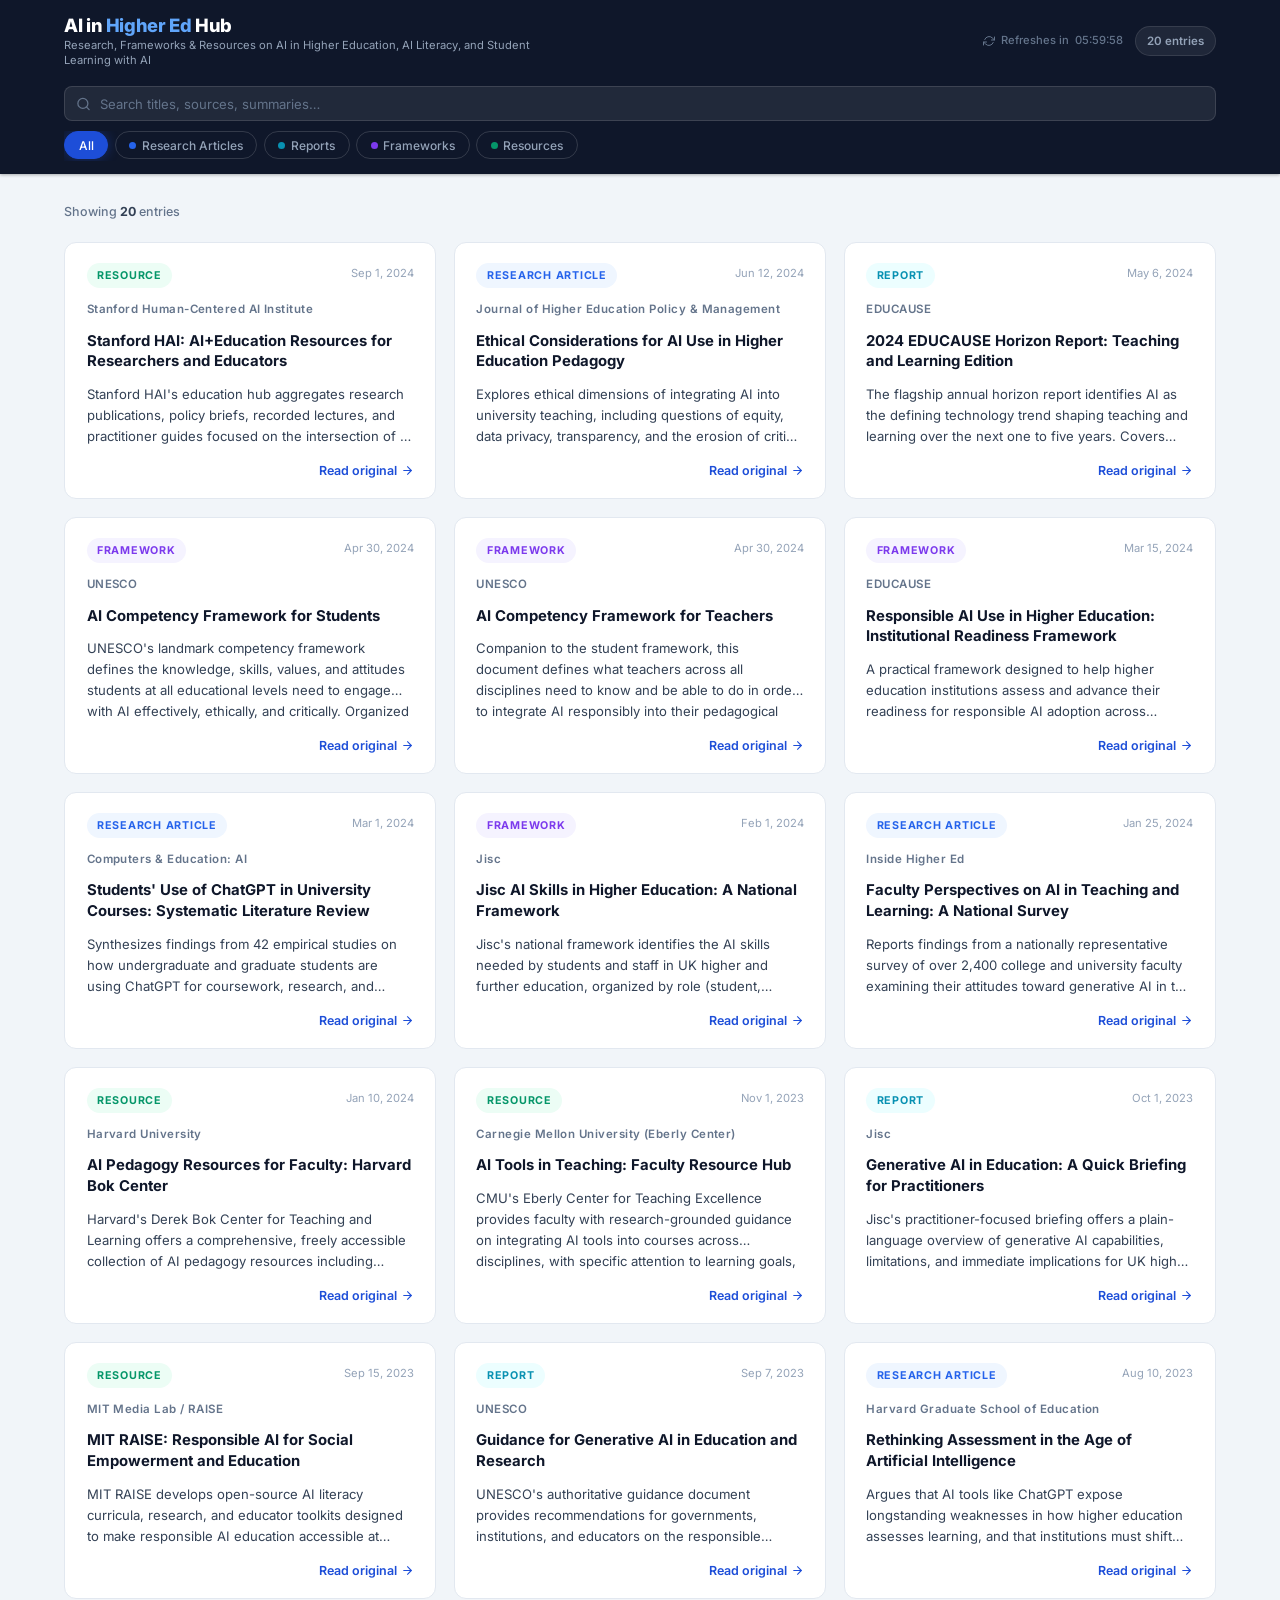
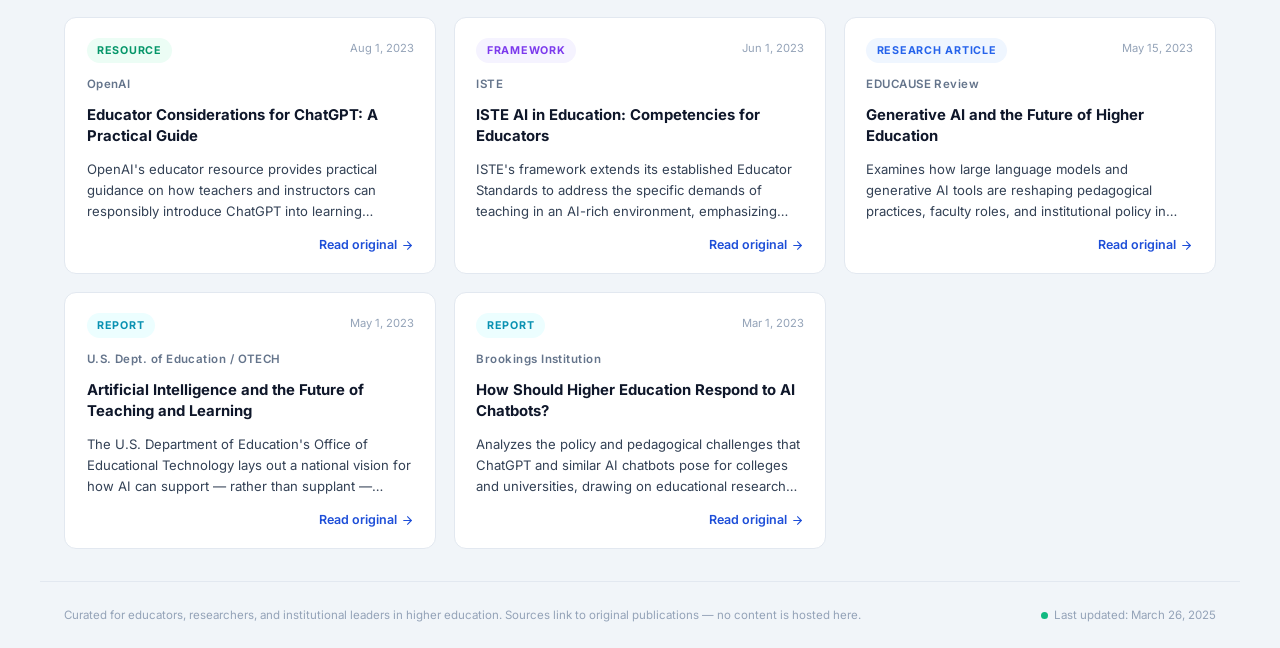
<file: ai-highered-hub.html>
<!DOCTYPE html>
<html lang="en">
<head>
  <meta charset="UTF-8" />
  <meta name="viewport" content="width=device-width, initial-scale=1.0" />
  <title>AI in Higher Ed Hub</title>
  <link rel="preconnect" href="https://fonts.googleapis.com" />
  <link href="https://fonts.googleapis.com/css2?family=Inter:wght@400;500;600;700;800&display=swap" rel="stylesheet" />
  <style>
    *, *::before, *::after { box-sizing: border-box; margin: 0; padding: 0; }

    :root {
      --bg:        #f1f5f9;
      --surface:   #ffffff;
      --surface2:  #f8fafc;
      --border:    #e2e8f0;
      --border2:   #cbd5e1;
      --text-1:    #0f172a;
      --text-2:    #334155;
      --text-3:    #64748b;
      --text-4:    #94a3b8;
      --accent:    #1d4ed8;
      --accent-lt: #dbeafe;
      --header-bg: #0f172a;
      --header-txt:#e2e8f0;

      --cat-research: #2563eb;
      --cat-research-bg: #eff6ff;
      --cat-reports:  #0891b2;
      --cat-reports-bg: #ecfeff;
      --cat-frameworks: #7c3aed;
      --cat-frameworks-bg: #f5f3ff;
      --cat-resources: #059669;
      --cat-resources-bg: #ecfdf5;
    }

    html { scroll-behavior: smooth; }

    body {
      font-family: 'Inter', system-ui, sans-serif;
      background: var(--bg);
      color: var(--text-1);
      min-height: 100vh;
      line-height: 1.6;
    }

    /* ── HEADER ── */
    header {
      position: sticky;
      top: 0;
      z-index: 100;
      background: var(--header-bg);
      box-shadow: 0 1px 3px rgba(0,0,0,0.3);
    }

    .header-inner {
      max-width: 1200px;
      margin: 0 auto;
      padding: 0 1.5rem;
    }

    .header-top {
      display: flex;
      align-items: center;
      justify-content: space-between;
      padding: 0.9rem 0 0.5rem;
      gap: 1rem;
    }

    .brand {
      display: flex;
      flex-direction: column;
      gap: 0.1rem;
    }

    .brand-name {
      font-size: 1.15rem;
      font-weight: 800;
      color: #ffffff;
      letter-spacing: -0.02em;
      line-height: 1.2;
    }

    .brand-name span {
      color: #60a5fa;
    }

    .brand-sub {
      font-size: 0.7rem;
      color: #94a3b8;
      font-weight: 400;
      max-width: 480px;
      line-height: 1.35;
    }

    .header-meta {
      display: flex;
      align-items: center;
      gap: 0.75rem;
      flex-shrink: 0;
    }

    .entry-count {
      font-size: 0.72rem;
      font-weight: 600;
      color: #94a3b8;
      background: rgba(255,255,255,0.07);
      padding: 0.3rem 0.7rem;
      border-radius: 20px;
      border: 1px solid rgba(255,255,255,0.1);
      white-space: nowrap;
    }

    .refresh-badge {
      font-size: 0.7rem;
      font-weight: 500;
      color: #64748b;
      display: flex;
      align-items: center;
      gap: 0.35rem;
      white-space: nowrap;
    }

    .refresh-badge svg {
      width: 12px;
      height: 12px;
      stroke: #64748b;
      flex-shrink: 0;
    }

    @media (max-width: 640px) {
      .refresh-badge { display: none; }
    }

    /* ── SEARCH + FILTERS ── */
    .controls {
      padding: 0.6rem 0 0.8rem;
      display: flex;
      flex-direction: column;
      gap: 0.6rem;
    }

    .search-wrap {
      position: relative;
    }

    .search-wrap svg {
      position: absolute;
      left: 0.75rem;
      top: 50%;
      transform: translateY(-50%);
      width: 15px;
      height: 15px;
      stroke: #64748b;
      flex-shrink: 0;
    }

    #search {
      width: 100%;
      padding: 0.55rem 0.9rem 0.55rem 2.2rem;
      background: rgba(255,255,255,0.08);
      border: 1px solid rgba(255,255,255,0.12);
      border-radius: 8px;
      font-size: 0.82rem;
      color: #e2e8f0;
      font-family: inherit;
      transition: border-color 0.2s, background 0.2s;
      outline: none;
    }

    #search::placeholder { color: #64748b; }

    #search:focus {
      border-color: rgba(96,165,250,0.5);
      background: rgba(255,255,255,0.12);
    }

    .filters {
      display: flex;
      gap: 0.4rem;
      overflow-x: auto;
      padding-bottom: 2px;
      scrollbar-width: none;
    }
    .filters::-webkit-scrollbar { display: none; }

    .filter-btn {
      display: flex;
      align-items: center;
      gap: 0.35rem;
      padding: 0.35rem 0.85rem;
      border-radius: 20px;
      border: 1px solid rgba(255,255,255,0.15);
      background: transparent;
      color: #94a3b8;
      font-size: 0.75rem;
      font-weight: 500;
      font-family: inherit;
      cursor: pointer;
      white-space: nowrap;
      transition: all 0.18s ease;
      flex-shrink: 0;
    }

    .filter-btn:hover {
      border-color: rgba(96,165,250,0.4);
      color: #e2e8f0;
    }

    .filter-btn.active {
      background: #1d4ed8;
      border-color: #1d4ed8;
      color: #ffffff;
      box-shadow: 0 0 12px rgba(29,78,216,0.4);
    }

    .filter-btn .dot {
      width: 7px;
      height: 7px;
      border-radius: 50%;
      flex-shrink: 0;
    }

    /* ── MAIN ── */
    main {
      max-width: 1200px;
      margin: 0 auto;
      padding: 1.75rem 1.5rem 2rem;
    }

    .results-bar {
      display: flex;
      align-items: center;
      justify-content: space-between;
      margin-bottom: 1.25rem;
    }

    .results-label {
      font-size: 0.78rem;
      color: var(--text-3);
      font-weight: 500;
    }

    .results-label strong {
      color: var(--text-2);
    }

    /* ── GRID ── */
    .grid {
      display: grid;
      grid-template-columns: repeat(auto-fill, minmax(340px, 1fr));
      gap: 1.1rem;
    }

    /* ── CARD ── */
    .card {
      background: var(--surface);
      border: 1px solid var(--border);
      border-radius: 12px;
      padding: 1.25rem 1.35rem 1.1rem;
      display: flex;
      flex-direction: column;
      gap: 0.75rem;
      transition: transform 0.18s ease, box-shadow 0.18s ease, border-color 0.18s ease;
      cursor: default;
    }

    .card:hover {
      transform: translateY(-3px);
      box-shadow: 0 8px 28px rgba(0,0,0,0.1);
      border-color: #93c5fd;
    }

    .card-top {
      display: flex;
      align-items: flex-start;
      justify-content: space-between;
      gap: 0.6rem;
    }

    .cat-tag {
      display: inline-flex;
      align-items: center;
      gap: 0.3rem;
      font-size: 0.67rem;
      font-weight: 700;
      letter-spacing: 0.07em;
      text-transform: uppercase;
      padding: 0.25rem 0.65rem;
      border-radius: 20px;
      flex-shrink: 0;
    }

    .cat-tag.research   { background: var(--cat-research-bg);   color: var(--cat-research); }
    .cat-tag.reports    { background: var(--cat-reports-bg);    color: var(--cat-reports); }
    .cat-tag.frameworks { background: var(--cat-frameworks-bg); color: var(--cat-frameworks); }
    .cat-tag.resources  { background: var(--cat-resources-bg);  color: var(--cat-resources); }

    .card-date {
      font-size: 0.7rem;
      color: var(--text-4);
      white-space: nowrap;
      flex-shrink: 0;
      margin-top: 0.15rem;
    }

    .card-source {
      font-size: 0.72rem;
      font-weight: 600;
      color: var(--text-3);
      letter-spacing: 0.04em;
    }

    .card-title {
      font-size: 0.93rem;
      font-weight: 700;
      color: var(--text-1);
      line-height: 1.4;
      display: -webkit-box;
      -webkit-line-clamp: 3;
      -webkit-box-orient: vertical;
      overflow: hidden;
    }

    .card-summary {
      font-size: 0.82rem;
      color: var(--text-2);
      line-height: 1.6;
      display: -webkit-box;
      -webkit-line-clamp: 3;
      -webkit-box-orient: vertical;
      overflow: hidden;
      flex: 1;
    }

    .card-footer {
      display: flex;
      align-items: center;
      justify-content: flex-end;
      margin-top: 0.1rem;
    }

    .read-link {
      font-size: 0.78rem;
      font-weight: 600;
      color: #1d4ed8;
      text-decoration: none;
      display: flex;
      align-items: center;
      gap: 0.25rem;
      transition: gap 0.15s ease, color 0.15s ease;
    }

    .read-link:hover {
      color: #1e40af;
      gap: 0.45rem;
    }

    .read-link svg {
      width: 13px;
      height: 13px;
      stroke: currentColor;
    }

    /* ── EMPTY STATE ── */
    .empty {
      grid-column: 1 / -1;
      text-align: center;
      padding: 4rem 1rem;
      color: var(--text-3);
    }

    .empty-icon {
      font-size: 2.5rem;
      margin-bottom: 0.75rem;
    }

    .empty h3 {
      font-size: 1.05rem;
      font-weight: 600;
      color: var(--text-2);
      margin-bottom: 0.35rem;
    }

    .empty p {
      font-size: 0.85rem;
    }

    /* ── FOOTER ── */
    footer {
      max-width: 1200px;
      margin: 0 auto;
      padding: 1.5rem;
      border-top: 1px solid var(--border);
      display: flex;
      align-items: center;
      justify-content: space-between;
      flex-wrap: wrap;
      gap: 0.5rem;
    }

    .footer-note {
      font-size: 0.72rem;
      color: var(--text-4);
    }

    .footer-note a {
      color: var(--text-3);
      text-decoration: none;
    }

    .footer-note a:hover { text-decoration: underline; }

    .last-updated {
      font-size: 0.72rem;
      color: var(--text-4);
      display: flex;
      align-items: center;
      gap: 0.4rem;
    }

    .status-dot {
      width: 7px;
      height: 7px;
      border-radius: 50%;
      background: #10b981;
      display: inline-block;
    }

    /* ── RESPONSIVE ── */
    @media (max-width: 900px) {
      .grid { grid-template-columns: repeat(auto-fill, minmax(280px, 1fr)); }
    }

    @media (max-width: 640px) {
      .header-top { flex-direction: column; align-items: flex-start; gap: 0.5rem; }
      .header-meta { width: 100%; }
      .entry-count { width: 100%; text-align: center; }
      .grid { grid-template-columns: 1fr; }
      .brand-sub { display: none; }
      main { padding: 1.25rem 1rem 2rem; }
      footer { padding: 1.25rem 1rem; }
      .header-inner { padding: 0 1rem; }
    }
  </style>
</head>
<body>

<!-- ════════════════════════════════ HEADER ════════════════════════════════ -->
<header>
  <div class="header-inner">
    <div class="header-top">
      <div class="brand">
        <div class="brand-name">AI in <span>Higher Ed</span> Hub</div>
        <div class="brand-sub">Research, Frameworks &amp; Resources on AI in Higher Education, AI Literacy, and Student Learning with AI</div>
      </div>
      <div class="header-meta">
        <div class="refresh-badge">
          <svg viewBox="0 0 24 24" fill="none" stroke-width="2" stroke-linecap="round" stroke-linejoin="round">
            <polyline points="23 4 23 10 17 10"/><polyline points="1 20 1 14 7 14"/>
            <path d="M3.51 9a9 9 0 0 1 14.85-3.36L23 10M1 14l4.64 4.36A9 9 0 0 0 20.49 15"/>
          </svg>
          Refreshes in <span id="countdown">6:00:00</span>
        </div>
        <div class="entry-count" id="entryCount">20 entries</div>
      </div>
    </div>

    <div class="controls">
      <div class="search-wrap">
        <svg viewBox="0 0 24 24" fill="none" stroke-width="2" stroke-linecap="round" stroke-linejoin="round">
          <circle cx="11" cy="11" r="8"/><line x1="21" y1="21" x2="16.65" y2="16.65"/>
        </svg>
        <input type="search" id="search" placeholder="Search titles, sources, summaries…" autocomplete="off" />
      </div>

      <div class="filters" role="group" aria-label="Category filters">
        <button class="filter-btn active" data-cat="all">All</button>
        <button class="filter-btn" data-cat="research">
          <span class="dot" style="background:#2563eb"></span>Research Articles
        </button>
        <button class="filter-btn" data-cat="reports">
          <span class="dot" style="background:#0891b2"></span>Reports
        </button>
        <button class="filter-btn" data-cat="frameworks">
          <span class="dot" style="background:#7c3aed"></span>Frameworks
        </button>
        <button class="filter-btn" data-cat="resources">
          <span class="dot" style="background:#059669"></span>Resources
        </button>
      </div>
    </div>
  </div>
</header>

<!-- ════════════════════════════════ MAIN ════════════════════════════════ -->
<main>
  <div class="results-bar">
    <div class="results-label" id="resultsLabel">Showing <strong id="visibleCount">20</strong> entries</div>
  </div>
  <div class="grid" id="grid"></div>
</main>

<!-- ════════════════════════════════ FOOTER ════════════════════════════════ -->
<footer>
  <div class="footer-note">
    Curated for educators, researchers, and institutional leaders in higher education. Sources link to original publications — no content is hosted here.
  </div>
  <div class="last-updated">
    <span class="status-dot"></span>
    Last updated: March 26, 2025
  </div>
</footer>

<!-- ════════════════════════════════ DATA + LOGIC ════════════════════════════════ -->
<script>
const CAT_LABELS = {
  research:   'Research Article',
  reports:    'Report',
  frameworks: 'Framework',
  resources:  'Resource',
};

const data = [
  // ── RESEARCH ARTICLES ────────────────────────────────────────────────────
  {
    id: 1,
    title: "Generative AI and the Future of Higher Education",
    source: "EDUCAUSE Review",
    date: "2023-05-15",
    category: "research",
    summary: "Examines how large language models and generative AI tools are reshaping pedagogical practices, faculty roles, and institutional policy in colleges and universities. Addresses both the transformative potential and the risks — including academic integrity challenges — that institutions must proactively navigate. Offers a practical framework for responsible adoption at the course and department level.",
    url: "https://er.educause.edu/articles/2023/5/generative-ai-and-the-future-of-higher-education"
  },
  {
    id: 2,
    title: "Rethinking Assessment in the Age of Artificial Intelligence",
    source: "Harvard Graduate School of Education",
    date: "2023-08-10",
    category: "research",
    summary: "Argues that AI tools like ChatGPT expose longstanding weaknesses in how higher education assesses learning, and that institutions must shift toward authentic, process-oriented tasks that cannot be easily outsourced to AI. Proposes a set of assessment redesign principles grounded in cognitive science and equitable pedagogy. Draws on case examples from faculty across disciplines who have already adapted their evaluations.",
    url: "https://www.gse.harvard.edu/ideas/usable-knowledge/23/08/rethinking-assessment-age-artificial-intelligence"
  },
  {
    id: 3,
    title: "Students' Use of ChatGPT in University Courses: Systematic Literature Review",
    source: "Computers & Education: AI",
    date: "2024-03-01",
    category: "research",
    summary: "Synthesizes findings from 42 empirical studies on how undergraduate and graduate students are using ChatGPT for coursework, research, and writing assistance. Identifies key motivational factors, reported benefits, and academic integrity concerns raised by both students and instructors. Concludes with a research agenda for understanding long-term learning outcomes in AI-assisted academic environments.",
    url: "https://www.sciencedirect.com/journal/computers-and-education-artificial-intelligence"
  },
  {
    id: 4,
    title: "Faculty Perspectives on AI in Teaching and Learning: A National Survey",
    source: "Inside Higher Ed",
    date: "2024-01-25",
    category: "research",
    summary: "Reports findings from a nationally representative survey of over 2,400 college and university faculty examining their attitudes toward generative AI in the classroom. Reveals significant variation by discipline, institution type, and faculty rank in comfort levels, preparedness, and policy preferences. Highlights a gap between faculty interest in AI pedagogical training and the institutional support currently available.",
    url: "https://www.insidehighered.com/news/survey/instructors-say-they-want-teach-ai-tools-dont-know-how"
  },
  {
    id: 5,
    title: "Ethical Considerations for AI Use in Higher Education Pedagogy",
    source: "Journal of Higher Education Policy & Management",
    date: "2024-06-12",
    category: "research",
    summary: "Explores ethical dimensions of integrating AI into university teaching, including questions of equity, data privacy, transparency, and the erosion of critical thinking skills. Reviews existing institutional AI policies across 30 universities and finds significant inconsistency in how ethical principles are operationalized. Proposes a tiered ethical review process for AI-assisted course design.",
    url: "https://www.tandfonline.com/journals/cjhe20"
  },

  // ── REPORTS ──────────────────────────────────────────────────────────────
  {
    id: 6,
    title: "2024 EDUCAUSE Horizon Report: Teaching and Learning Edition",
    source: "EDUCAUSE",
    date: "2024-05-06",
    category: "reports",
    summary: "The flagship annual horizon report identifies AI as the defining technology trend shaping teaching and learning over the next one to five years. Covers institutional responses to generative AI, including policy development, AI literacy initiatives, and the evolving role of instructional designers. Includes case studies from leading institutions and a framework for evaluating the readiness of academic technology ecosystems.",
    url: "https://library.educause.edu/resources/2024/5/2024-educause-horizon-report-teaching-and-learning-edition"
  },
  {
    id: 7,
    title: "Guidance for Generative AI in Education and Research",
    source: "UNESCO",
    date: "2023-09-07",
    category: "reports",
    summary: "UNESCO's authoritative guidance document provides recommendations for governments, institutions, and educators on the responsible integration of generative AI in education settings. Emphasizes human rights principles, pedagogical quality, teacher empowerment, and the need for age-appropriate safeguards for learners. Includes a readiness checklist and a set of policy questions institutions should address before deploying AI tools.",
    url: "https://www.unesco.org/en/articles/guidance-generative-ai-education-and-research"
  },
  {
    id: 8,
    title: "Generative AI in Education: A Quick Briefing for Practitioners",
    source: "Jisc",
    date: "2023-10-01",
    category: "reports",
    summary: "Jisc's practitioner-focused briefing offers a plain-language overview of generative AI capabilities, limitations, and immediate implications for UK higher and further education. Provides guidance on policy gaps, student and staff communication, academic integrity considerations, and suggestions for phased AI adoption. Intended for learning technologists, academic staff, and senior leaders without deep technical backgrounds.",
    url: "https://www.jisc.ac.uk/guides/generative-ai-a-guide-for-professionals-working-in-education"
  },
  {
    id: 9,
    title: "How Should Higher Education Respond to AI Chatbots?",
    source: "Brookings Institution",
    date: "2023-03-01",
    category: "reports",
    summary: "Analyzes the policy and pedagogical challenges that ChatGPT and similar AI chatbots pose for colleges and universities, drawing on educational research and behavioral economics. Critiques blanket bans as ineffective and argues for a more nuanced approach centered on transparent AI policies, redesigned assignments, and student AI literacy education. Offers a set of evidence-based policy recommendations for institutional leaders and policymakers.",
    url: "https://www.brookings.edu/articles/how-should-higher-education-respond-to-chatgpt/"
  },
  {
    id: 10,
    title: "Artificial Intelligence and the Future of Teaching and Learning",
    source: "U.S. Dept. of Education / OTECH",
    date: "2023-05-01",
    category: "reports",
    summary: "The U.S. Department of Education's Office of Educational Technology lays out a national vision for how AI can support — rather than supplant — educators and learners across the K–20 spectrum. Calls for centering equity, protecting student data, and investing in educator AI literacy as foundational conditions for responsible AI adoption. Provides a policy framework and guiding questions for institutions developing AI governance structures.",
    url: "https://www2.ed.gov/documents/ai-report/ai-report.pdf"
  },

  // ── FRAMEWORKS ───────────────────────────────────────────────────────────
  {
    id: 11,
    title: "AI Competency Framework for Students",
    source: "UNESCO",
    date: "2024-04-30",
    category: "frameworks",
    summary: "UNESCO's landmark competency framework defines the knowledge, skills, values, and attitudes students at all educational levels need to engage with AI effectively, ethically, and critically. Organized around five core areas — understanding AI, using AI, designing with AI, evaluating AI, and AI ethics — the framework is intended to guide curriculum design across disciplines and institutional contexts. Freely available in multiple languages with supporting guidance for curriculum developers.",
    url: "https://www.unesco.org/en/digital-education/ai-competency-framework"
  },
  {
    id: 12,
    title: "AI Competency Framework for Teachers",
    source: "UNESCO",
    date: "2024-04-30",
    category: "frameworks",
    summary: "Companion to the student framework, this document defines what teachers across all disciplines need to know and be able to do in order to integrate AI responsibly into their pedagogical practice. Competencies span understanding AI concepts, designing AI-augmented learning experiences, modeling critical AI use for students, and navigating ethical and equity considerations. Provides proficiency levels from beginner to expert and examples of evidence for each competency.",
    url: "https://www.unesco.org/en/digital-education/ai-competency-framework"
  },
  {
    id: 13,
    title: "ISTE AI in Education: Competencies for Educators",
    source: "ISTE",
    date: "2023-06-01",
    category: "frameworks",
    summary: "ISTE's framework extends its established Educator Standards to address the specific demands of teaching in an AI-rich environment, emphasizing responsible decision-making, human-centered AI design, and equitable access. Covers how educators can scaffold student AI literacy, co-create AI policies with learners, and critically evaluate AI tools before classroom adoption. Widely adopted by school districts and universities as the basis for professional development programming.",
    url: "https://iste.org/areas-of-focus/ai-in-education"
  },
  {
    id: 14,
    title: "Jisc AI Skills in Higher Education: A National Framework",
    source: "Jisc",
    date: "2024-02-01",
    category: "frameworks",
    summary: "Jisc's national framework identifies the AI skills needed by students and staff in UK higher and further education, organized by role (student, academic, professional services) and proficiency level. Grounded in evidence from sector consultations, it maps AI skills to existing digital literacy frameworks and provides actionable guidance for institutions building AI literacy into curricula and staff development programs. Includes self-assessment tools and a maturity model for institutional AI capability.",
    url: "https://www.jisc.ac.uk/ai"
  },
  {
    id: 15,
    title: "Responsible AI Use in Higher Education: Institutional Readiness Framework",
    source: "EDUCAUSE",
    date: "2024-03-15",
    category: "frameworks",
    summary: "A practical framework designed to help higher education institutions assess and advance their readiness for responsible AI adoption across governance, infrastructure, pedagogy, and culture. Introduces a five-stage maturity model — from AI-aware to AI-optimized — and provides diagnostic questions, indicators, and recommended actions for each stage. Particularly useful for provosts, CIOs, and academic technology teams leading institutional AI strategy.",
    url: "https://library.educause.edu/topics/teaching-and-learning/artificial-intelligence-in-higher-education"
  },

  // ── RESOURCES ────────────────────────────────────────────────────────────
  {
    id: 16,
    title: "AI Pedagogy Resources for Faculty: Harvard Bok Center",
    source: "Harvard University",
    date: "2024-01-10",
    category: "resources",
    summary: "Harvard's Derek Bok Center for Teaching and Learning offers a comprehensive, freely accessible collection of AI pedagogy resources including assignment redesign guides, classroom discussion protocols, student-facing syllabi language, and discipline-specific examples. Materials are grounded in learning science and developed with input from faculty across the arts, sciences, and professional schools. Updated continuously as new tools and pedagogical research emerge.",
    url: "https://bokcenter.harvard.edu/ai"
  },
  {
    id: 17,
    title: "AI Tools in Teaching: Faculty Resource Hub",
    source: "Carnegie Mellon University (Eberly Center)",
    date: "2023-11-01",
    category: "resources",
    summary: "CMU's Eberly Center for Teaching Excellence provides faculty with research-grounded guidance on integrating AI tools into courses across disciplines, with specific attention to learning goals, assessment integrity, and student equity. Includes tool comparisons, recommended prompting strategies for educational use, and frameworks for transparent AI policies in course syllabi. Resources are organized by teaching challenge rather than by tool, making navigation intuitive for non-technical faculty.",
    url: "https://www.cmu.edu/teaching/technology/aitools/"
  },
  {
    id: 18,
    title: "Educator Considerations for ChatGPT: A Practical Guide",
    source: "OpenAI",
    date: "2023-08-01",
    category: "resources",
    summary: "OpenAI's educator resource provides practical guidance on how teachers and instructors can responsibly introduce ChatGPT into learning environments, including suggestions for transparent use policies, creative pedagogical applications, and ways to foster critical AI literacy alongside tool access. Includes example prompts for common educational tasks and a discussion of the tool's current limitations relevant to academic contexts. Complemented by a student-facing version with guidance on responsible and honest use.",
    url: "https://openai.com/educator-considerations-for-chatgpt/"
  },
  {
    id: 19,
    title: "MIT RAISE: Responsible AI for Social Empowerment and Education",
    source: "MIT Media Lab / RAISE",
    date: "2023-09-15",
    category: "resources",
    summary: "MIT RAISE develops open-source AI literacy curricula, research, and educator toolkits designed to make responsible AI education accessible at scale, from K–12 through higher education. The RAISE platform includes the DAILy AI curriculum, professional development courses for educators, and research on equity-centered AI education design. Resources are freely available and designed for remix, making them particularly accessible for community colleges and under-resourced institutions.",
    url: "https://raise.mit.edu"
  },
  {
    id: 20,
    title: "Stanford HAI: AI+Education Resources for Researchers and Educators",
    source: "Stanford Human-Centered AI Institute",
    date: "2024-09-01",
    category: "resources",
    summary: "Stanford HAI's education hub aggregates research publications, policy briefs, recorded lectures, and practitioner guides focused on the intersection of AI and education across K–12 and higher education. Particular strengths include coverage of algorithmic bias in educational technology, AI-driven personalization, and governance frameworks for ed-tech procurement. Researchers can access working papers and datasets; educators can access course-ready materials and recorded faculty panels.",
    url: "https://hai.stanford.edu/education"
  },
];

// ── SORT by date descending ──────────────────────────────────────────────
data.sort((a, b) => new Date(b.date) - new Date(a.date));

// ── STATE ─────────────────────────────────────────────────────────────────
let activeCategory = 'all';
let searchQuery    = '';

// ── HELPERS ───────────────────────────────────────────────────────────────
function formatDate(iso) {
  const d = new Date(iso);
  return d.toLocaleDateString('en-US', { year: 'numeric', month: 'short', day: 'numeric' });
}

function highlight(text, query) {
  if (!query) return text;
  const re = new RegExp(`(${query.replace(/[.*+?^${}()|[\]\\]/g, '\\$&')})`, 'gi');
  return text.replace(re, '<mark style="background:#fef9c3;color:#713f12;border-radius:2px;padding:0 2px;">$1</mark>');
}

function buildCard(entry, query) {
  const catLabel = CAT_LABELS[entry.category] || entry.category;
  const title    = highlight(entry.title, query);
  const source   = highlight(entry.source, query);
  const summary  = highlight(entry.summary, query);

  return `
    <article class="card" role="article">
      <div class="card-top">
        <span class="cat-tag ${entry.category}">${catLabel}</span>
        <span class="card-date">${formatDate(entry.date)}</span>
      </div>
      <div class="card-source">${source}</div>
      <h2 class="card-title">${title}</h2>
      <p class="card-summary">${summary}</p>
      <div class="card-footer">
        <a href="${entry.url}" target="_blank" rel="noopener noreferrer" class="read-link">
          Read original
          <svg viewBox="0 0 24 24" fill="none" stroke-width="2" stroke-linecap="round" stroke-linejoin="round">
            <line x1="5" y1="12" x2="19" y2="12"/>
            <polyline points="12 5 19 12 12 19"/>
          </svg>
        </a>
      </div>
    </article>`;
}

// ── RENDER ────────────────────────────────────────────────────────────────
function render() {
  const q    = searchQuery.trim().toLowerCase();
  const grid = document.getElementById('grid');

  const filtered = data.filter(entry => {
    const catOk   = activeCategory === 'all' || entry.category === activeCategory;
    const searchOk = !q || [entry.title, entry.source, entry.summary].some(t => t.toLowerCase().includes(q));
    return catOk && searchOk;
  });

  document.getElementById('visibleCount').textContent = filtered.length;
  document.getElementById('entryCount').textContent   = `${data.length} entries`;

  if (filtered.length === 0) {
    grid.innerHTML = `
      <div class="empty">
        <div class="empty-icon">&#128269;</div>
        <h3>No results found</h3>
        <p>Try a different keyword or clear the category filter.</p>
      </div>`;
    return;
  }

  grid.innerHTML = filtered.map(e => buildCard(e, q)).join('');
}

// ── EVENTS ──��─────────────────────────────────────────────────────────────
document.querySelectorAll('.filter-btn').forEach(btn => {
  btn.addEventListener('click', () => {
    document.querySelectorAll('.filter-btn').forEach(b => b.classList.remove('active'));
    btn.classList.add('active');
    activeCategory = btn.dataset.cat;
    render();
  });
});

document.getElementById('search').addEventListener('input', e => {
  searchQuery = e.target.value;
  render();
});

// ── INIT ──────────────────────────────────────────────────────────────────
render();

// ── AUTO-REFRESH every 6 hours ────────────────────────────────────────────
const REFRESH_MS = 6 * 60 * 60 * 1000; // 6 hours in ms
const startTime  = Date.now();

function updateCountdown() {
  const elapsed   = Date.now() - startTime;
  const remaining = Math.max(0, REFRESH_MS - elapsed);

  const h = Math.floor(remaining / 3_600_000);
  const m = Math.floor((remaining % 3_600_000) / 60_000);
  const s = Math.floor((remaining % 60_000) / 1000);

  const pad = n => String(n).padStart(2, '0');
  document.getElementById('countdown').textContent = `${pad(h)}:${pad(m)}:${pad(s)}`;
}

updateCountdown();
setInterval(updateCountdown, 1000);
setTimeout(() => location.reload(), REFRESH_MS);
</script>
<script data-goatcounter="https://jtroshani.goatcounter.com/count" async src="https://gc.zgo.at/count.js"></script>
</body>
</html>
</file>
